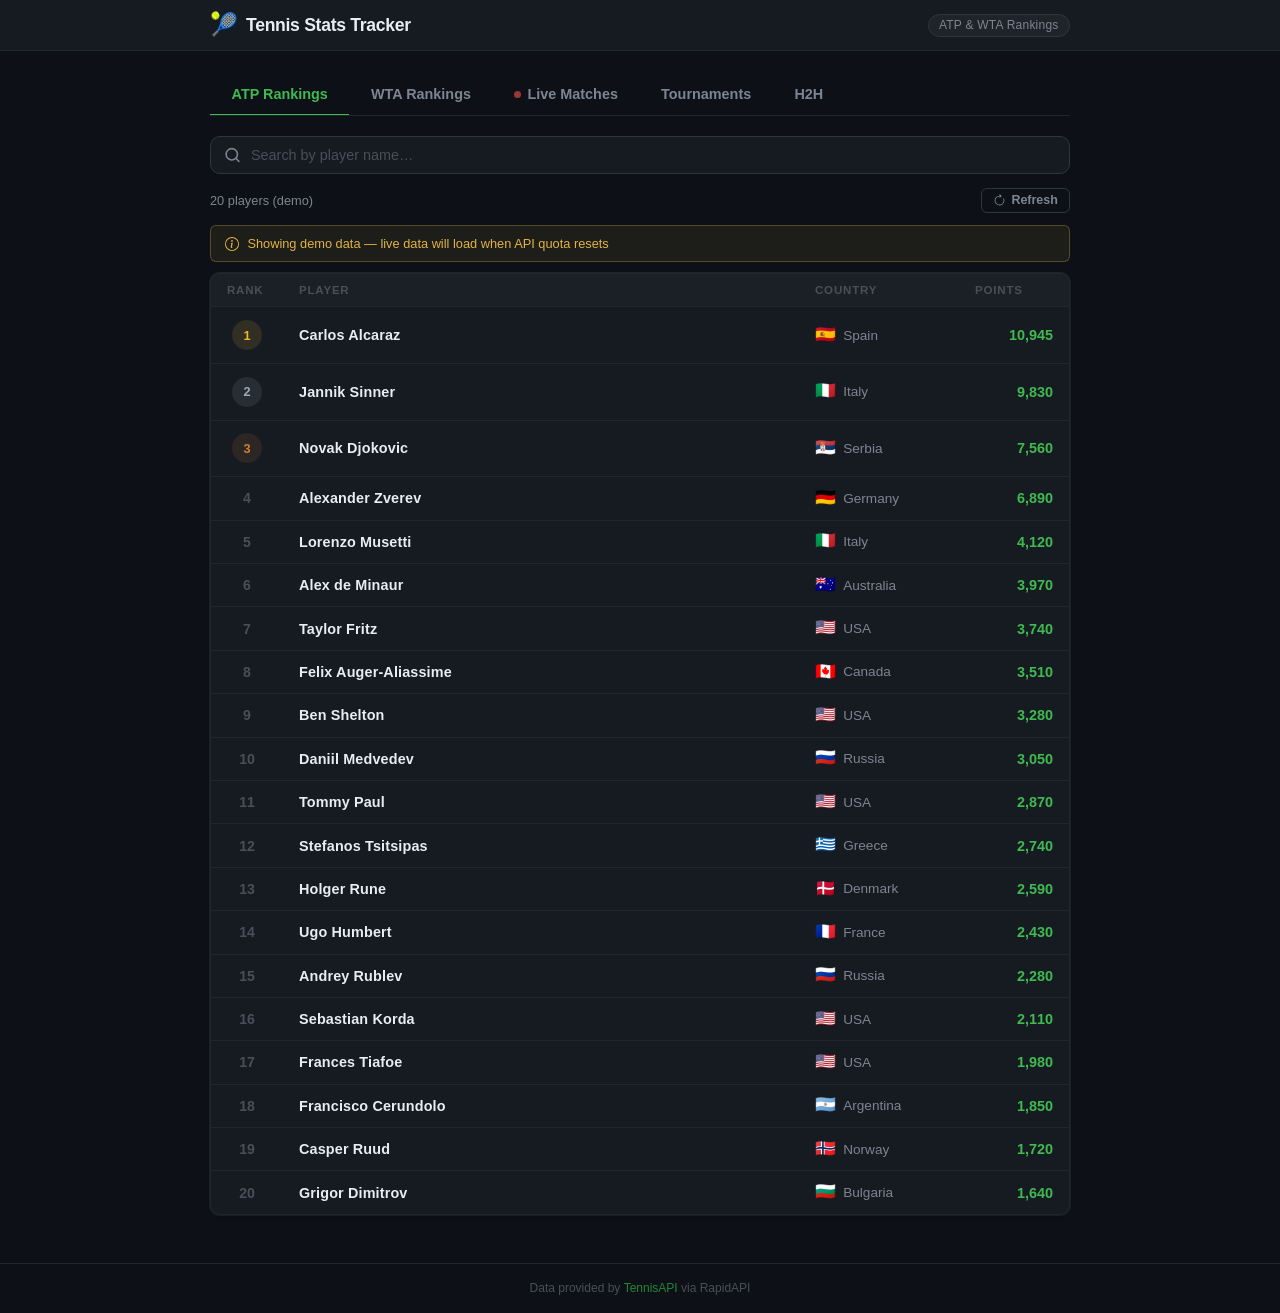
<file: index.html>
<!DOCTYPE html>
<html lang="en">
<head>
  <meta charset="UTF-8" />
  <meta name="viewport" content="width=device-width, initial-scale=1.0" />
  <title>Tennis Stats Tracker</title>
  <link rel="stylesheet" href="style.css" />
</head>
<body>

  <header class="header">
    <div class="header-inner">
      <div class="logo">
        <span class="logo-icon">🎾</span>
        <span class="logo-text">Tennis Stats Tracker</span>
      </div>
      <span class="header-sub">ATP &amp; WTA Rankings</span>
    </div>
  </header>

  <main class="main">

    <!-- Tabs -->
    <div class="tabs-bar">
      <button class="tab-btn" data-tour="atp">ATP Rankings</button>
      <button class="tab-btn" data-tour="wta">WTA Rankings</button>
      <button class="tab-btn" data-tour="live">
        <span class="tab-live-pip" aria-hidden="true"></span>Live Matches
      </button>
      <button class="tab-btn" data-tour="tournaments">Tournaments</button>
      <button class="tab-btn" data-tour="h2h">H2H</button>
    </div>

    <!-- Search (rankings only) -->
    <div class="search-wrap" id="searchWrap" style="display:none">
      <span class="search-icon">
        <svg viewBox="0 0 24 24" width="17" height="17" fill="none" stroke="currentColor" stroke-width="2.2" stroke-linecap="round" stroke-linejoin="round">
          <circle cx="11" cy="11" r="8"/><line x1="21" y1="21" x2="16.65" y2="16.65"/>
        </svg>
      </span>
      <input
        type="text"
        id="searchInput"
        class="search-input"
        placeholder="Search by player name…"
        autocomplete="off"
        spellcheck="false"
      />
      <button class="search-clear" id="searchClear" title="Clear" aria-label="Clear search">&#x2715;</button>
    </div>

    <!-- Toolbar: status left, last-updated + refresh right -->
    <div class="toolbar" id="toolbar" style="display:none">
      <span class="status-text" id="statusBar"></span>
      <div class="toolbar-right">
        <span class="last-updated" id="lastUpdated"></span>
        <button class="btn-refresh" id="refreshBtn" title="Refresh data">
          <svg class="refresh-icon" viewBox="0 0 16 16" width="13" height="13" fill="currentColor">
            <path d="M8 3a5 5 0 1 0 4.546 2.914.5.5 0 0 1 .908-.417A6 6 0 1 1 8 2v1z"/>
            <path d="M8 4.466V.534a.25.25 0 0 1 .41-.192l2.36 1.966c.12.1.12.284 0 .384L8.41 4.658A.25.25 0 0 1 8 4.466z"/>
          </svg>
          Refresh
        </button>
      </div>
    </div>

    <!-- Demo data banner -->
    <div class="demo-banner" id="demoBanner" style="display:none">
      <svg viewBox="0 0 16 16" width="14" height="14" fill="currentColor" aria-hidden="true" style="flex-shrink:0"><path d="M8 15A7 7 0 1 1 8 1a7 7 0 0 1 0 14zm0 1A8 8 0 1 0 8 0a8 8 0 0 0 0 16z"/><path d="m8.93 6.588-2.29.287-.082.38.45.083c.294.07.352.176.288.469l-.738 3.468c-.194.897.105 1.319.808 1.319.545 0 1.178-.252 1.465-.598l.088-.416c-.2.176-.492.246-.686.246-.275 0-.375-.193-.304-.533L8.93 6.588zM9 4.5a1 1 0 1 1-2 0 1 1 0 0 1 2 0z"/></svg>
      Showing demo data — live data will load when API quota resets
    </div>

    <!-- Rankings table container -->
    <div class="table-wrap" id="tableWrap">

      <!-- Loading -->
      <div class="loading" id="loadingState">
        <div class="spinner"></div>
        <span>Loading…</span>
      </div>

      <!-- Error -->
      <div class="error-state" id="errorState" style="display:none">
        <span class="error-icon" id="errorIcon">⚠️</span>
        <p id="errorMsg">Failed to load data.</p>
        <button class="btn-retry" id="retryBtn">Try Again</button>
      </div>

      <!-- Rankings table -->
      <table class="rankings-table" id="rankingsTable" style="display:none">
        <thead>
          <tr>
            <th class="col-rank">Rank</th>
            <th class="col-player">Player</th>
            <th class="col-country">Country</th>
            <th class="col-points">Points</th>
          </tr>
        </thead>
        <tbody id="rankingsBody"></tbody>
      </table>

      <!-- Empty search -->
      <div class="empty-search" id="emptySearch" style="display:none">
        <span>🔍</span>
        <p>No players match "<span id="emptyQuery"></span>"</p>
      </div>

    </div>

    <!-- Live Matches panel (outside table-wrap) -->
    <div id="livePanel" style="display:none"></div>

    <!-- Tournaments panel (outside table-wrap) -->
    <div id="tournamentsPanel" style="display:none"></div>

    <!-- H2H panel -->
    <div id="h2hPanel" style="display:none"></div>

    <!-- Player Profile panel -->
    <div id="playerPanel" style="display:none"></div>

  </main>

  <footer class="footer">
    Data provided by <span class="footer-accent">TennisAPI</span> via RapidAPI
  </footer>

  <script src="app.js"></script>
</body>
</html>
</file>
<file: style.css>
/* ===== VARIABLES ===== */
:root {
  --bg:         #0d1117;
  --bg-card:    #161b22;
  --bg-hover:   #1c2330;
  --border:     #21262d;
  --border-hl:  #30363d;

  --green:      #3fb950;
  --green-dim:  #238636;
  --green-glow: rgba(63, 185, 80, 0.15);

  --text:       #e6edf3;
  --text-muted: #7d8590;
  --text-dim:   #484f58;

  --rank-gold:   #f0b429;
  --rank-silver: #a0a8b4;
  --rank-bronze: #cd7f32;

  --red:    #f85149;
  --blue:   #58a6ff;
  --orange: #e3b341;

  --radius:    10px;
  --radius-sm: 6px;
  --font: -apple-system, BlinkMacSystemFont, 'Segoe UI', 'Roboto', sans-serif;
  --transition: 0.15s ease;

  --shadow-card: 0 1px 3px rgba(0,0,0,0.4), 0 0 0 1px var(--border);

  color-scheme: dark;   /* native <select> uses dark chrome */
}

/* ===== RESET ===== */
*, *::before, *::after { box-sizing: border-box; margin: 0; padding: 0; }
html { font-size: 16px; scroll-behavior: smooth; }
body {
  font-family: var(--font);
  background: var(--bg);
  color: var(--text);
  min-height: 100vh;
  display: flex;
  flex-direction: column;
  -webkit-font-smoothing: antialiased;
}
button { cursor: pointer; border: none; background: none; font-family: inherit; }
input  { font-family: inherit; font-size: 1rem; }

/* ===== HEADER ===== */
.header {
  border-bottom: 1px solid var(--border);
  background: var(--bg-card);
  position: sticky;
  top: 0;
  z-index: 50;
}
.header-inner {
  max-width: 900px;
  margin: 0 auto;
  padding: 0.85rem 1.25rem;
  display: flex;
  align-items: center;
  justify-content: space-between;
  gap: 1rem;
}
.logo {
  display: flex;
  align-items: center;
  gap: 0.5rem;
}
.logo-icon { font-size: 1.4rem; line-height: 1; }
.logo-text {
  font-size: 1.1rem;
  font-weight: 700;
  letter-spacing: -0.3px;
  color: var(--text);
}
.header-sub {
  font-size: 0.75rem;
  color: var(--text-muted);
  background: rgba(255,255,255,0.04);
  border: 1px solid var(--border-hl);
  padding: 0.22rem 0.65rem;
  border-radius: 999px;
  white-space: nowrap;
  letter-spacing: 0.02em;
}

/* ===== MAIN ===== */
.main {
  flex: 1;
  max-width: 900px;
  width: 100%;
  margin: 0 auto;
  padding: 1.5rem 1.25rem 3rem;
}

/* ===== TABS ===== */
.tabs-bar {
  display: flex;
  gap: 0;
  border-bottom: 1px solid var(--border);
  margin-bottom: 1.25rem;
  overflow-x: auto;
  -webkit-overflow-scrolling: touch;
  scrollbar-width: none;          /* Firefox */
}
.tabs-bar::-webkit-scrollbar { display: none; }  /* Chrome / Safari */
.tab-btn {
  display: flex;
  align-items: center;
  gap: 0.4rem;
  padding: 0.7rem 1.35rem;
  font-size: 0.9rem;
  font-weight: 600;
  color: var(--text-muted);
  border-bottom: 2px solid transparent;
  margin-bottom: -1px;
  transition: color var(--transition), border-color var(--transition),
              background var(--transition);
  border-radius: var(--radius-sm) var(--radius-sm) 0 0;
  flex-shrink: 0;                 /* keep each tab at its natural width */
  white-space: nowrap;
}
.tab-btn:hover { color: var(--text); background: rgba(255,255,255,0.025); }
.tab-btn.active { color: var(--green); border-bottom-color: var(--green); }

/* Pulsing pip on Live tab */
.tab-live-pip {
  width: 7px;
  height: 7px;
  border-radius: 50%;
  background: var(--red);
  opacity: 0.6;
  flex-shrink: 0;
}
.tab-btn.active .tab-live-pip {
  opacity: 1;
  box-shadow: 0 0 5px var(--red);
  animation: pulse 1.5s ease-in-out infinite;
}
@keyframes pulse {
  0%, 100% { opacity: 1; }
  50%       { opacity: 0.3; }
}

/* ===== SEARCH ===== */
.search-wrap {
  position: relative;
  margin-bottom: 0.75rem;
}
.search-icon {
  position: absolute;
  left: 0.85rem;
  top: 50%;
  transform: translateY(-50%);
  color: var(--text-muted);
  display: flex;
  pointer-events: none;
}
.search-input {
  width: 100%;
  padding: 0.65rem 2.6rem 0.65rem 2.5rem;
  background: var(--bg-card);
  border: 1px solid var(--border-hl);
  border-radius: var(--radius);
  color: var(--text);
  font-size: 0.9rem;
  transition: border-color var(--transition), box-shadow var(--transition);
  outline: none;
}
.search-input::placeholder { color: var(--text-dim); }
.search-input:focus {
  border-color: var(--green-dim);
  box-shadow: 0 0 0 3px var(--green-glow);
}
.search-clear {
  position: absolute;
  right: 0.7rem;
  top: 50%;
  transform: translateY(-50%);
  color: var(--text-muted);
  font-size: 0.85rem;
  width: 22px; height: 22px;
  display: none;
  align-items: center;
  justify-content: center;
  border-radius: 50%;
  transition: background var(--transition), color var(--transition);
}
.search-clear:hover { background: var(--border-hl); color: var(--text); }
.search-clear.visible { display: flex; }

/* ===== TOOLBAR ===== */
.toolbar {
  display: flex;
  align-items: center;
  justify-content: space-between;
  gap: 1rem;
  margin-bottom: 0.65rem;
  min-height: 28px;
}
.status-text {
  font-size: 0.8rem;
  color: var(--text-muted);
}
.toolbar-right {
  display: flex;
  align-items: center;
  gap: 0.65rem;
  flex-shrink: 0;
}
.last-updated {
  font-size: 0.76rem;
  color: var(--text-dim);
  white-space: nowrap;
}
.btn-refresh {
  display: flex;
  align-items: center;
  gap: 0.35rem;
  padding: 0.3rem 0.7rem;
  font-size: 0.78rem;
  font-weight: 600;
  color: var(--text-muted);
  border: 1px solid var(--border-hl);
  border-radius: var(--radius-sm);
  background: transparent;
  transition: color var(--transition), border-color var(--transition),
              background var(--transition);
  white-space: nowrap;
}
.btn-refresh:hover {
  color: var(--text);
  border-color: var(--green-dim);
  background: rgba(63,185,80,0.07);
}
.btn-refresh:active { transform: scale(0.97); }
.refresh-icon { flex-shrink: 0; }
/* Spin animation triggered by JS */
.btn-refresh.spinning .refresh-icon {
  animation: spin 0.6s linear infinite;
}
@keyframes spin { to { transform: rotate(360deg); } }

/* ===== DEMO BANNER ===== */
.demo-banner {
  display: flex;
  align-items: center;
  gap: 0.5rem;
  padding: 0.55rem 0.9rem;
  margin-bottom: 0.65rem;
  background: rgba(227, 179, 65, 0.08);
  border: 1px solid rgba(227, 179, 65, 0.3);
  border-radius: var(--radius-sm);
  font-size: 0.8rem;
  color: var(--orange);
  line-height: 1.4;
}

/* ===== TABLE WRAPPER ===== */
.table-wrap {
  background: var(--bg-card);
  border: 1px solid var(--border);
  border-radius: var(--radius);
  overflow-x: auto;
  overflow-y: hidden;
  -webkit-overflow-scrolling: touch;
  box-shadow: var(--shadow-card);
}



/* ===== LOADING ===== */
.loading {
  display: flex;
  flex-direction: column;
  align-items: center;
  gap: 1rem;
  padding: 4.5rem 1rem;
  color: var(--text-muted);
  font-size: 0.92rem;
}
.spinner {
  width: 32px; height: 32px;
  border: 2.5px solid var(--border-hl);
  border-top-color: var(--green);
  border-radius: 50%;
  animation: spin 0.65s linear infinite;
}

/* ===== ERROR STATE ===== */
.error-state {
  display: flex;
  flex-direction: column;
  align-items: center;
  gap: 0.6rem;
  padding: 4rem 2rem;
  text-align: center;
}
.error-icon { font-size: 2rem; }
.error-state p {
  color: var(--text-muted);
  font-size: 0.9rem;
  max-width: 340px;
  line-height: 1.5;
}
.btn-retry {
  margin-top: 0.5rem;
  padding: 0.5rem 1.1rem;
  background: var(--bg-hover);
  color: var(--text);
  border: 1px solid var(--border-hl);
  border-radius: var(--radius-sm);
  font-size: 0.85rem;
  font-weight: 600;
  transition: background var(--transition), border-color var(--transition);
}
.btn-retry:hover { background: var(--border-hl); border-color: var(--green-dim); }

/* ===== EMPTY SEARCH ===== */
.empty-search {
  display: flex;
  flex-direction: column;
  align-items: center;
  gap: 0.65rem;
  padding: 3.5rem 1rem;
}
.empty-search span { font-size: 1.8rem; }
.empty-search p { font-size: 0.88rem; color: var(--text-muted); }

/* ===== RANKINGS TABLE ===== */
.rankings-table {
  width: 100%;
  border-collapse: collapse;
  font-size: 0.9rem;
}
.rankings-table thead {
  background: rgba(255,255,255,0.025);
  border-bottom: 1px solid var(--border);
}
.rankings-table th {
  padding: 0.65rem 1rem;
  text-align: left;
  font-size: 0.72rem;
  font-weight: 600;
  text-transform: uppercase;
  letter-spacing: 0.07em;
  color: var(--text-dim);
  white-space: nowrap;
}
.col-rank    { width: 72px; text-align: center; }
.col-player  { min-width: 160px; }
.col-country { width: 160px; }
.col-points  { width: 110px; text-align: right; }

.rankings-table tbody tr {
  border-bottom: 1px solid var(--border);
  transition: background var(--transition);
}
.rankings-table tbody tr:last-child { border-bottom: none; }
.rankings-table tbody tr:hover { background: var(--bg-hover); }
.rankings-table td { padding: 0.8rem 1rem; vertical-align: middle; }

/* Rank cell */
.cell-rank { text-align: center; }
.rank-badge {
  display: inline-flex;
  align-items: center;
  justify-content: center;
  width: 30px; height: 30px;
  border-radius: 50%;
  font-weight: 700;
  font-size: 0.8rem;
}
.rank-badge.gold   { background: rgba(240,180,41,0.12); color: var(--rank-gold); }
.rank-badge.silver { background: rgba(160,168,180,0.12); color: var(--rank-silver); }
.rank-badge.bronze { background: rgba(205,127,50,0.12); color: var(--rank-bronze); }
.rank-num { color: var(--text-dim); font-size: 0.88rem; font-weight: 600; }

/* Player cell */
.player-name { font-weight: 600; color: var(--text); letter-spacing: 0.01em; }

/* Country cell */
.cell-country { color: var(--text-muted); }
.country-wrap { display: flex; align-items: center; gap: 0.45rem; }
.country-flag { font-size: 1.05rem; line-height: 1; flex-shrink: 0; }
.country-name { font-size: 0.85rem; }

/* Points cell */
.cell-points {
  text-align: right;
  font-weight: 600;
  color: var(--green);
  font-variant-numeric: tabular-nums;
  font-size: 0.9rem;
}

/* Search highlight */
mark {
  background: rgba(63,185,80,0.2);
  color: var(--green);
  border-radius: 2px;
  padding: 0 1px;
}

/* ===== LIVE PANEL ===== */
#livePanel {
  padding: 0;
}

/* Live header row */
.live-header {
  display: flex;
  align-items: center;
  gap: 0.5rem;
  font-size: 0.8rem;
  font-weight: 600;
  color: var(--text-muted);
  text-transform: uppercase;
  letter-spacing: 0.07em;
  padding: 0.5rem 0 0.8rem;
  border-bottom: 1px solid var(--border);
  margin-bottom: 0.8rem;
}
.live-dot {
  width: 8px; height: 8px;
  border-radius: 50%;
  background: var(--red);
  box-shadow: 0 0 6px var(--red);
  animation: pulse 1.4s ease-in-out infinite;
}

/* Live states (empty / error / placeholder) */
.live-empty,
.live-placeholder,
.live-error-card {
  display: flex;
  flex-direction: column;
  align-items: center;
  text-align: center;
  padding: 3.5rem 2rem;
  background: var(--bg-card);
  border: 1px solid var(--border);
  border-radius: var(--radius);
  box-shadow: var(--shadow-card);
}
.live-empty-icon,
.live-placeholder-icon,
.live-error-icon { font-size: 2.2rem; margin-bottom: 0.65rem; }
.live-empty-title,
.live-placeholder-title,
.live-error-title {
  font-size: 1rem;
  font-weight: 600;
  color: var(--text);
  margin-bottom: 0.35rem;
}
.live-empty-sub,
.live-placeholder-sub,
.live-error-sub {
  font-size: 0.85rem;
  color: var(--text-muted);
  max-width: 320px;
  line-height: 1.55;
}
.live-error-card .live-error-title { color: var(--red); }

/* Live loading (inside livePanel, not table-wrap) */
.live-loading-inner {
  display: flex;
  flex-direction: column;
  align-items: center;
  gap: 1rem;
  padding: 4rem 1rem;
  color: var(--text-muted);
  font-size: 0.9rem;
  background: var(--bg-card);
  border: 1px solid var(--border);
  border-radius: var(--radius);
  box-shadow: var(--shadow-card);
}

/* Live match cards */
.live-cards {
  display: flex;
  flex-direction: column;
  gap: 0.65rem;
}
.live-match-card {
  background: var(--bg-card);
  border: 1px solid var(--border);
  border-radius: var(--radius);
  overflow: hidden;
  box-shadow: var(--shadow-card);
  animation: fadeIn 0.15s ease;
}
.lc-header {
  display: flex;
  align-items: center;
  gap: 0.6rem;
  padding: 0.5rem 0.85rem;
  border-bottom: 1px solid var(--border);
  background: rgba(255,255,255,0.02);
}
.lc-live-badge {
  display: inline-flex;
  align-items: center;
  gap: 0.28rem;
  font-size: 0.63rem;
  font-weight: 800;
  letter-spacing: 0.09em;
  color: var(--green);
  background: rgba(63,185,80,0.12);
  border: 1px solid rgba(63,185,80,0.28);
  padding: 0.17rem 0.52rem;
  border-radius: 999px;
  flex-shrink: 0;
}
.lc-pip {
  width: 5px;
  height: 5px;
  border-radius: 50%;
  background: var(--green);
  animation: pulse 1.4s ease-in-out infinite;
}
.lc-meta {
  font-size: 0.78rem;
  color: var(--text-muted);
  white-space: nowrap;
  overflow: hidden;
  text-overflow: ellipsis;
}
.lc-body {
  padding: 0.55rem 0.85rem;
  display: flex;
  flex-direction: column;
  gap: 0.42rem;
}
.lc-row {
  display: flex;
  align-items: center;
  gap: 0.45rem;
  min-width: 0;
}
.lc-flag {
  font-size: 1.05rem;
  line-height: 1;
  flex-shrink: 0;
}
.lc-name {
  flex: 1;
  font-size: 0.9rem;
  font-weight: 600;
  color: var(--text);
  white-space: nowrap;
  overflow: hidden;
  text-overflow: ellipsis;
}
.lc-scores {
  display: flex;
  gap: 0.25rem;
  flex-shrink: 0;
}
.lc-set {
  width: 22px;
  text-align: center;
  font-size: 0.88rem;
  font-weight: 600;
  font-variant-numeric: tabular-nums;
  color: var(--text-muted);
  padding: 0.08rem 0;
}
.lc-set--cur {
  color: var(--text);
  background: rgba(63,185,80,0.12);
  border-radius: 4px;
  font-weight: 700;
}

/* Timestamp line under empty state */
.live-ts {
  margin-top: 0.5rem;
  font-size: 0.75rem;
  color: var(--text-dim);
}

/* ===== FOOTER ===== */
.footer {
  text-align: center;
  padding: 1.1rem;
  font-size: 0.75rem;
  color: var(--text-dim);
  border-top: 1px solid var(--border);
}
.footer-accent { color: var(--green-dim); font-weight: 500; }

/* ===== SCROLLBAR ===== */
::-webkit-scrollbar { width: 6px; height: 6px; }
::-webkit-scrollbar-track { background: transparent; }
::-webkit-scrollbar-thumb { background: var(--border-hl); border-radius: 3px; }

/* ===== TOURNAMENTS ===== */
.tourn-filter-bar {
  display: flex;
  gap: 0.4rem;
  margin-bottom: 1.4rem;
}
.tourn-filter-btn {
  padding: 0.28rem 0.9rem;
  border-radius: 999px;
  font-size: 0.8rem;
  font-weight: 600;
  color: var(--text-muted);
  background: rgba(255,255,255,0.04);
  border: 1px solid var(--border);
  transition: color var(--transition), border-color var(--transition),
              background var(--transition);
}
.tourn-filter-btn:hover { color: var(--text); border-color: var(--border-hl); }
.tourn-filter-btn.active {
  color: var(--green);
  border-color: var(--green-dim);
  background: var(--green-glow);
}

.tourn-group { margin-bottom: 2rem; }
.tourn-group-title {
  font-size: 0.72rem;
  font-weight: 700;
  text-transform: uppercase;
  letter-spacing: 0.09em;
  color: var(--text-muted);
  margin-bottom: 0.75rem;
}

.tourn-grid {
  display: grid;
  grid-template-columns: repeat(auto-fill, minmax(270px, 1fr));
  gap: 0.65rem;
}

.tourn-card {
  background: var(--bg-card);
  border: 1px solid var(--border);
  border-radius: var(--radius);
  padding: 0.9rem 1rem;
  display: flex;
  flex-direction: column;
  gap: 0.45rem;
  cursor: pointer;
  transition: border-color var(--transition), background var(--transition),
              box-shadow var(--transition);
}
.tourn-card:hover {
  border-color: var(--border-hl);
  box-shadow: 0 2px 8px rgba(0,0,0,0.3);
}
.tourn-card--ongoing {
  border-color: rgba(63, 185, 80, 0.35);
  background: rgba(63, 185, 80, 0.03);
}

.tourn-card-top {
  display: flex;
  align-items: flex-start;
  justify-content: space-between;
  gap: 0.5rem;
}
.tourn-name {
  font-size: 0.92rem;
  font-weight: 600;
  color: var(--text);
  line-height: 1.3;
}
.tourn-live-badge {
  font-size: 0.68rem;
  font-weight: 700;
  color: var(--green);
  white-space: nowrap;
  flex-shrink: 0;
  margin-top: 0.1rem;
}
.tourn-location {
  font-size: 0.78rem;
  color: var(--text-muted);
}
.tourn-card-foot {
  display: flex;
  align-items: center;
  justify-content: space-between;
  gap: 0.5rem;
  margin-top: 0.15rem;
}
.tourn-badges {
  display: flex;
  gap: 0.35rem;
  flex-wrap: wrap;
}
.tourn-card-right {
  display: flex;
  flex-direction: column;
  align-items: flex-end;
  gap: 0.2rem;
  flex-shrink: 0;
}
.tourn-dates {
  font-size: 0.74rem;
  color: var(--text-dim);
  white-space: nowrap;
}
.tourn-draw-hint {
  font-size: 0.69rem;
  font-weight: 600;
  color: var(--green-dim);
  white-space: nowrap;
}

/* Surface + category badges */
.badge {
  display: inline-flex;
  align-items: center;
  padding: 0.15rem 0.55rem;
  border-radius: 999px;
  font-size: 0.7rem;
  font-weight: 600;
  border: 1px solid transparent;
}
/* Surface */
.badge-hard  { background: rgba(88,166,255,0.12); color: #58a6ff; border-color: rgba(88,166,255,0.25); }
.badge-clay  { background: rgba(217,100,40,0.12);  color: #e07a3a; border-color: rgba(217,100,40,0.25);  }
.badge-grass { background: rgba(63,185,80,0.12);   color: #3fb950; border-color: rgba(63,185,80,0.25);   }
/* Category */
.badge-cat--gs    { background: rgba(240,180,41,0.12);  color: #f0b429; border-color: rgba(240,180,41,0.25); }
.badge-cat--m1000 { background: rgba(163,113,247,0.12); color: #a371f7; border-color: rgba(163,113,247,0.25); }
.badge-cat--c500  { background: rgba(56,189,193,0.12);  color: #38bdc1; border-color: rgba(56,189,193,0.25); }
.badge-cat--c250  { background: rgba(125,133,144,0.12); color: #8b949e; border-color: rgba(125,133,144,0.25); }
.badge-cat--finals { background: rgba(240,180,41,0.08); color: #e3b341; border-color: rgba(240,180,41,0.2); }

/* ===== DRAW DETAIL VIEW ===== */
.draw-view { animation: fadeIn 0.15s ease; }
@keyframes fadeIn { from { opacity: 0; transform: translateY(4px); } to { opacity: 1; transform: none; } }

.draw-back-btn {
  display: inline-flex;
  align-items: center;
  gap: 0.3rem;
  font-size: 0.8rem;
  font-weight: 600;
  color: var(--text-muted);
  padding: 0.25rem 0;
  margin-bottom: 0.9rem;
  transition: color var(--transition);
}
.draw-back-btn:hover { color: var(--text); }

.draw-header {
  margin-bottom: 1.25rem;
  padding-bottom: 1rem;
  border-bottom: 1px solid var(--border);
}
.draw-title-row {
  display: flex;
  align-items: center;
  gap: 0.75rem;
  flex-wrap: wrap;
  margin-bottom: 0.5rem;
}
.draw-title {
  font-size: 1.35rem;
  font-weight: 700;
  letter-spacing: -0.3px;
  color: var(--text);
}
.draw-header-meta {
  display: flex;
  align-items: center;
  gap: 0.55rem;
  flex-wrap: wrap;
}
.draw-meta-item {
  font-size: 0.82rem;
  color: var(--text-muted);
}
.draw-meta-sep {
  color: var(--text-dim);
  font-size: 0.75rem;
}
.draw-badges { display: flex; gap: 0.35rem; }

.draw-filter-bar {
  display: flex;
  gap: 0.4rem;
  flex-wrap: wrap;
  margin-bottom: 1.4rem;
}
.draw-filter-btn {
  display: inline-flex;
  align-items: center;
  gap: 0.3rem;
  padding: 0.28rem 0.8rem;
  border-radius: 999px;
  font-size: 0.8rem;
  font-weight: 600;
  color: var(--text-muted);
  background: rgba(255,255,255,0.04);
  border: 1px solid var(--border);
  transition: color var(--transition), border-color var(--transition),
              background var(--transition);
}
.draw-filter-btn:hover { color: var(--text); border-color: var(--border-hl); }
.draw-filter-btn.active {
  color: var(--green);
  border-color: var(--green-dim);
  background: var(--green-glow);
}
.draw-filter-count {
  font-size: 0.68rem;
  font-weight: 700;
  padding: 0.05rem 0.42rem;
  border-radius: 999px;
  background: rgba(255,255,255,0.07);
}
.draw-filter-btn.active .draw-filter-count {
  background: rgba(63,185,80,0.18);
}

.draw-rounds { display: flex; flex-direction: column; gap: 1.75rem; }
.draw-round-title {
  font-size: 0.72rem;
  font-weight: 700;
  text-transform: uppercase;
  letter-spacing: 0.09em;
  color: var(--text-muted);
  margin-bottom: 0.65rem;
}
.draw-round-matches {
  display: grid;
  grid-template-columns: repeat(auto-fill, minmax(310px, 1fr));
  gap: 0.6rem;
}

.draw-empty-state {
  padding: 2.5rem 1rem;
  text-align: center;
  color: var(--text-muted);
  font-size: 0.9rem;
  line-height: 1.6;
}
.draw-empty-sub { font-size: 0.8rem; color: var(--text-dim); }

/* ===== LOAD RESULTS BUTTON ===== */
.draw-load-results {
  display: flex;
  align-items: center;
  gap: 0.5rem;
  margin-top: 0.75rem;
}
.load-results-btn {
  padding: 0.35rem 0.85rem;
  border-radius: var(--radius);
  border: 1px solid var(--accent);
  background: transparent;
  color: var(--accent);
  font-size: 0.82rem;
  font-weight: 600;
  cursor: pointer;
  transition: background var(--transition), color var(--transition);
}
.load-results-btn:hover:not(:disabled) {
  background: var(--accent);
  color: #fff;
}
.load-results-btn:disabled { opacity: 0.7; cursor: default; }
.load-results-btn--loaded {
  border-color: #22c55e;
  color: #22c55e;
}
.load-results-error {
  font-size: 0.78rem;
  color: #ef4444;
}
.draw-auto-loading {
  display: inline-flex;
  align-items: center;
  gap: 0.4rem;
  font-size: 0.82rem;
  color: var(--text-muted);
  margin-top: 0.75rem;
}
.spinner-sm {
  display: inline-block;
  width: 12px;
  height: 12px;
  border: 1.5px solid var(--border-hl);
  border-top-color: var(--accent);
  border-radius: 50%;
  animation: spin 0.65s linear infinite;
  flex-shrink: 0;
}

/* ===== MATCH CARDS ===== */
.match-card {
  background: var(--bg-card);
  border: 1px solid var(--border);
  border-radius: var(--radius);
  overflow: hidden;
  transition: border-color var(--transition);
}
.match-card:hover { border-color: var(--border-hl); }
.match-card--live {
  border-color: rgba(63,185,80,0.35);
  background: rgba(63,185,80,0.02);
}

.match-card-hdr {
  display: flex;
  align-items: center;
  justify-content: space-between;
  padding: 0.38rem 0.85rem;
  border-bottom: 1px solid var(--border);
  background: rgba(255,255,255,0.02);
  min-height: 28px;
}
.match-card-hdr--muted { background: transparent; }
.match-live-badge {
  font-size: 0.69rem;
  font-weight: 700;
  color: var(--green);
  letter-spacing: 0.04em;
}
.match-scheduled {
  font-size: 0.72rem;
  color: var(--text-muted);
}
.match-court {
  font-size: 0.69rem;
  color: var(--text-dim);
  white-space: nowrap;
}

.match-players {
  padding: 0.6rem 0.85rem;
  display: flex;
  flex-direction: column;
  gap: 0.48rem;
}
.match-row {
  display: flex;
  align-items: center;
  gap: 0.5rem;
  min-width: 0;
}
.match-player-info {
  flex: 1;
  display: flex;
  align-items: center;
  gap: 0.32rem;
  min-width: 0;
}
.match-flag {
  font-size: 1rem;
  line-height: 1;
  flex-shrink: 0;
  width: 1.15rem;
  text-align: center;
}
.match-player-name {
  font-size: 0.87rem;
  color: var(--text);
  white-space: nowrap;
  overflow: hidden;
  text-overflow: ellipsis;
  font-weight: 400;
}
.match-player-name--winner { font-weight: 700; }
.match-tbd { color: var(--text-dim); font-style: italic; }
.match-seed {
  font-size: 0.7rem;
  color: var(--text-dim);
  flex-shrink: 0;
}
.match-scores {
  display: flex;
  gap: 0.15rem;
  flex-shrink: 0;
}
.match-set {
  width: 19px;
  height: 19px;
  display: flex;
  align-items: center;
  justify-content: center;
  font-size: 0.8rem;
  border-radius: 3px;
}
.match-set--won  { color: var(--text); font-weight: 700; }
.match-set--lost { color: var(--text-dim); }
.match-set--live {
  color: var(--green);
  font-weight: 700;
  background: rgba(63,185,80,0.1);
}
.match-tick {
  width: 16px;
  text-align: center;
  flex-shrink: 0;
  font-size: 0.78rem;
  color: var(--green);
  font-weight: 700;
}

/* ===== BRACKET VIEW ===== */
.draw-filter-btn--draw {
  display: inline-flex;
  align-items: center;
  gap: 0.35rem;
}

.bracket-scroll-outer {
  overflow-x: auto;
  overflow-y: visible;
  -webkit-overflow-scrolling: touch;
  padding: 0.25rem 0 1.5rem;
}

.bracket-stage {
  position: relative;
  user-select: none;
}

.bracket-svg {
  position: absolute;
  top: 0;
  left: 0;
  pointer-events: none;
  overflow: visible;
}

.bk-round-label {
  font-size: 0.65rem;
  font-weight: 700;
  text-transform: uppercase;
  letter-spacing: 0.09em;
  color: var(--text-dim);
  text-align: center;
  display: flex;
  align-items: center;
  justify-content: center;
  white-space: nowrap;
  height: 28px;
}

.bk-card {
  background: var(--bg-card);
  border: 1px solid var(--border);
  border-radius: var(--radius-sm);
  overflow: hidden;
  position: relative;
  transition: border-color var(--transition);
}
.bk-card:hover  { border-color: var(--border-hl); }
.bk-card--live  { border-color: rgba(63, 185, 80, 0.4); }
.bk-card--live::after {
  content: '';
  position: absolute;
  left: 0; top: 0; bottom: 0;
  width: 3px;
  background: var(--green);
}

.bk-players { width: 100%; }

.bk-player {
  display: flex;
  align-items: center;
  justify-content: space-between;
  padding: 0 7px 0 8px;
  height: 24px;
  gap: 4px;
  min-width: 0;
}
.bk-card--live .bk-player { padding-left: 12px; }

.bk-player--winner .bk-name { font-weight: 700; color: var(--text); }
.bk-player--loser             { opacity: 0.33; }

.bk-player-info {
  display: flex;
  align-items: center;
  gap: 3px;
  flex: 1;
  min-width: 0;
}
.bk-flag {
  font-size: 0.8rem;
  line-height: 1;
  flex-shrink: 0;
  width: 16px;
  text-align: center;
}
.bk-name {
  font-size: 0.75rem;
  color: var(--text);
  font-weight: 400;
  white-space: nowrap;
  overflow: hidden;
  text-overflow: ellipsis;
  line-height: 1;
}
.bk-tbd  { color: var(--text-dim); font-style: italic; }
.bk-seed { font-size: 0.6rem; color: var(--text-dim); flex-shrink: 0; line-height: 1; }

.bk-sets { display: flex; gap: 1px; flex-shrink: 0; }
.bk-set  {
  font-size: 0.69rem;
  font-weight: 600;
  color: var(--text-muted);
  width: 13px;
  text-align: center;
  line-height: 1;
}
.bk-set--live { color: var(--green); }

.bk-divider { height: 1px; background: var(--border); }

.bk-winner-slot {
  display: flex;
  flex-direction: column;
  align-items: flex-start;
  gap: 5px;
  padding-left: 6px;
}
.bk-winner-trophy { font-size: 1.05rem; line-height: 1; }
.bk-winner-name   { font-size: 0.79rem; font-weight: 700; color: var(--rank-gold); white-space: nowrap; }
.bk-winner-tbd    { font-size: 0.72rem; color: var(--text-dim); font-style: italic; white-space: nowrap; }

/* ===== CLICKABLE PLAYER NAMES ===== */
.player-link {
  cursor: pointer;
}
.player-link:hover {
  text-decoration: underline;
  text-underline-offset: 2px;
}

/* ===== PLAYER PROFILE PANEL ===== */
.profile-view {
  animation: fadeIn 0.15s ease;
}
.profile-header {
  display: flex;
  align-items: flex-start;
  gap: 1rem;
  padding-bottom: 1.25rem;
  margin-bottom: 1.5rem;
  border-bottom: 1px solid var(--border);
}
.profile-flag-big {
  font-size: 3rem;
  line-height: 1;
  flex-shrink: 0;
}
.profile-name {
  font-size: 1.45rem;
  font-weight: 700;
  letter-spacing: -0.3px;
  margin-bottom: 0.4rem;
}
.profile-meta {
  display: flex;
  align-items: center;
  flex-wrap: wrap;
  gap: 0.35rem;
  font-size: 0.85rem;
  color: var(--text-muted);
  margin-bottom: 0.2rem;
}
.profile-rank { color: var(--green); font-weight: 600; }
.profile-sep  { color: var(--text-dim); }

.profile-loading {
  display: flex;
  align-items: center;
  justify-content: center;
  gap: 0.75rem;
  padding: 3rem 1rem;
  color: var(--text-muted);
  font-size: 0.9rem;
}

.profile-api-badge {
  display: inline-block;
  font-size: 0.6rem;
  font-weight: 700;
  letter-spacing: 0.07em;
  text-transform: uppercase;
  color: var(--green);
  background: rgba(63,185,80,0.12);
  border: 1px solid rgba(63,185,80,0.28);
  padding: 0.1rem 0.45rem;
  border-radius: 999px;
  margin-left: 0.45rem;
  vertical-align: middle;
}

.profile-sections {
  display: flex;
  flex-direction: column;
  gap: 0;
}
.profile-section {
  padding-bottom: 1.5rem;
  margin-bottom: 1.5rem;
  border-bottom: 1px solid var(--border);
}
.profile-section--last {
  border-bottom: none;
  margin-bottom: 0;
}
.profile-section-title {
  font-size: 0.72rem;
  font-weight: 700;
  text-transform: uppercase;
  letter-spacing: 0.09em;
  color: var(--text-muted);
  margin-bottom: 0.85rem;
}

/* Stat grid */
.profile-stat-grid {
  display: grid;
  grid-template-columns: repeat(auto-fill, minmax(120px, 1fr));
  gap: 0.65rem;
}
.profile-stat-card {
  background: var(--bg-card);
  border: 1px solid var(--border);
  border-radius: var(--radius);
  padding: 0.7rem 0.9rem;
  display: flex;
  flex-direction: column;
  gap: 0.25rem;
}
.stat-value {
  font-size: 1.1rem;
  font-weight: 700;
  color: var(--text);
  font-variant-numeric: tabular-nums;
}
.stat-label {
  font-size: 0.73rem;
  color: var(--text-muted);
}

/* Surface bars */
.surface-bars {
  display: flex;
  flex-direction: column;
  gap: 0.75rem;
}
.surface-row {
  display: flex;
  align-items: center;
  gap: 0.75rem;
}
.surface-label {
  font-size: 0.82rem;
  color: var(--text-muted);
  width: 40px;
  flex-shrink: 0;
}
.surface-bar-track {
  flex: 1;
  height: 8px;
  background: var(--border-hl);
  border-radius: 999px;
  overflow: hidden;
}
.surface-bar-fill {
  height: 100%;
  border-radius: 999px;
  transition: width 0.4s ease;
}
.surface-bar-fill--hard  { background: #58a6ff; }
.surface-bar-fill--clay  { background: #e07a3a; }
.surface-bar-fill--grass { background: #3fb950; }
.surface-pct {
  font-size: 0.78rem;
  font-weight: 600;
  color: var(--text-muted);
  width: 34px;
  text-align: right;
  flex-shrink: 0;
  font-variant-numeric: tabular-nums;
}

/* Recent results */
.recent-results {
  display: flex;
  flex-direction: column;
}
.recent-row {
  display: flex;
  align-items: center;
  justify-content: space-between;
  gap: 0.75rem;
  padding: 0.55rem 0;
  border-bottom: 1px solid var(--border);
}
.recent-row:last-child { border-bottom: none; }
.recent-main {
  display: flex;
  flex-direction: column;
  gap: 0.1rem;
  min-width: 0;
}
.recent-opp {
  font-size: 0.88rem;
  font-weight: 600;
  color: var(--text);
  white-space: nowrap;
  overflow: hidden;
  text-overflow: ellipsis;
}
.recent-tourn {
  font-size: 0.74rem;
  color: var(--text-muted);
}
.recent-right {
  display: flex;
  align-items: center;
  gap: 0.5rem;
  flex-shrink: 0;
}
.recent-score {
  font-size: 0.76rem;
  color: var(--text-muted);
  font-variant-numeric: tabular-nums;
  white-space: nowrap;
}
.result-badge {
  display: inline-flex;
  align-items: center;
  justify-content: center;
  min-width: 26px;
  padding: 0.1rem 0.45rem;
  border-radius: 999px;
  font-size: 0.7rem;
  font-weight: 700;
  line-height: 1.4;
}
.result-badge--w    { background: rgba(63,185,80,0.15);  color: var(--green); }
.result-badge--l    { background: rgba(255,255,255,0.06); color: var(--text-muted); }
.result-badge--live {
  background: rgba(63,185,80,0.15);
  color: var(--green);
  animation: pulse 1.4s ease-in-out infinite;
}

/* ===== RESPONSIVE ===== */
@media (max-width: 600px) {
  .header-sub { display: none; }
  .logo-text { font-size: 1rem; }
  .main { padding: 1rem 0.75rem 2rem; }
  .tab-btn { padding: 0.65rem 0.9rem; font-size: 0.85rem; }
  /* Extend tab bar flush with viewport edges so overflow-x:auto has
     the full viewport width as its scroll container */
  .tabs-bar {
    margin-left: -0.75rem;
    margin-right: -0.75rem;
    padding-left: 0.75rem;
    padding-right: 0.75rem;
  }
  /* Hide both the header cell and all body cells for the country column */
  .col-country,
  .cell-country { display: none; }
  .rankings-table th,
  .rankings-table td { padding: 0.7rem 0.75rem; }
  .col-rank { width: 56px; }
  .rank-badge { width: 27px; height: 27px; font-size: 0.75rem; }
  .toolbar { flex-wrap: wrap; gap: 0.4rem; }
  .tourn-grid { grid-template-columns: 1fr; }
  .draw-round-matches { grid-template-columns: 1fr; }
  .draw-title { font-size: 1.15rem; }
  .draw-filter-bar { gap: 0.3rem; }
  .draw-filter-btn { padding: 0.25rem 0.65rem; font-size: 0.76rem; }
}

@media (max-width: 400px) {
  /* Tighten table further on very small phones so Player + Points fit */
  .col-rank { width: 44px; }
  .col-points { width: 84px; }
  .rankings-table th,
  .rankings-table td { padding: 0.65rem 0.55rem; }
  .rank-badge { width: 24px; height: 24px; font-size: 0.72rem; }
  .rank-num { font-size: 0.82rem; }
}

@media (max-width: 380px) {
  .tab-btn { padding: 0.6rem 0.65rem; font-size: 0.8rem; }
  .toolbar-right { gap: 0.4rem; }
}

/* ===== H2H PANEL ===== */
.h2h-view { animation: fadeIn 0.15s ease; }

/* Select bar */
.h2h-select-bar {
  display: flex;
  align-items: center;
  gap: 0.75rem;
  margin-bottom: 1.5rem;
}
.h2h-select {
  flex: 1;
  min-width: 0;
  padding: 0.6rem 0.75rem;
  background: var(--bg-card);
  border: 1px solid var(--border-hl);
  border-radius: var(--radius);
  color: var(--text);
  font-size: 0.88rem;
  font-family: inherit;
  cursor: pointer;
  outline: none;
  transition: border-color var(--transition), box-shadow var(--transition);
}
.h2h-select:focus {
  border-color: var(--green-dim);
  box-shadow: 0 0 0 3px var(--green-glow);
}
.h2h-vs-pill {
  flex-shrink: 0;
  padding: 0.28rem 0.65rem;
  background: var(--bg-hover);
  border: 1px solid var(--border-hl);
  border-radius: 999px;
  font-size: 0.72rem;
  font-weight: 800;
  color: var(--text-muted);
  letter-spacing: 0.06em;
}
.h2h-empty {
  text-align: center;
  padding: 4rem 1rem;
  color: var(--text-muted);
  font-size: 0.9rem;
  background: var(--bg-card);
  border: 1px solid var(--border);
  border-radius: var(--radius);
}

/* Split-screen header */
.h2h-comparison { animation: fadeIn 0.15s ease; }
.h2h-header {
  display: grid;
  grid-template-columns: 1fr auto 1fr;
  align-items: center;
  gap: 1rem;
  padding-bottom: 1.25rem;
  border-bottom: 1px solid var(--border);
  margin-bottom: 0;
}
.h2h-player-hdr {
  display: flex;
  flex-direction: column;
  gap: 0.25rem;
}
.h2h-player-hdr--right {
  text-align: right;
  align-items: flex-end;
}
.h2h-avatar { font-size: 2.4rem; line-height: 1; }
.h2h-player-name {
  font-size: 1rem;
  font-weight: 700;
  color: var(--text);
  cursor: pointer;
}
.h2h-player-name:hover { text-decoration: underline; text-underline-offset: 2px; }
.h2h-player-sub { font-size: 0.74rem; color: var(--text-muted); }
.h2h-vs-center {
  font-size: 1rem;
  font-weight: 800;
  color: var(--text-dim);
  letter-spacing: 0.08em;
  text-align: center;
  background: var(--bg-hover);
  border: 1px solid var(--border-hl);
  border-radius: 999px;
  padding: 0.3rem 0.6rem;
}

/* Sections */
.h2h-section {
  padding: 1.25rem 0;
  border-bottom: 1px solid var(--border);
}
.h2h-section--last { border-bottom: none; }
.h2h-section-title {
  font-size: 0.72rem;
  font-weight: 700;
  text-transform: uppercase;
  letter-spacing: 0.09em;
  color: var(--text-muted);
  margin-bottom: 0.85rem;
}

/* Stats comparison rows */
.h2h-stats { display: flex; flex-direction: column; }
.h2h-stat-row {
  display: grid;
  grid-template-columns: 1fr auto 1fr;
  align-items: center;
  padding: 0.5rem 0;
  border-bottom: 1px solid var(--border);
  gap: 0.5rem;
}
.h2h-stat-row:last-child { border-bottom: none; }
.h2h-val {
  font-size: 0.92rem;
  font-weight: 600;
  color: var(--text);
  min-width: 0;
  word-break: break-word;
}
.h2h-val:first-child { text-align: right; }
.h2h-val:last-child  { text-align: left; }
.h2h-val--leader { color: var(--green); }
.h2h-stat-label {
  font-size: 0.73rem;
  color: var(--text-muted);
  text-align: center;
  white-space: nowrap;
  min-width: 72px;
}

/* Surface mirrored bars */
.h2h-surf-rows { display: flex; flex-direction: column; gap: 0.75rem; }
.h2h-surf-row {
  display: grid;
  grid-template-columns: 1fr 48px 1fr;
  align-items: center;
  gap: 0.5rem;
}
.h2h-surf-side {
  display: flex;
  align-items: center;
  gap: 0.5rem;
}
/* Left side: bar grows from center (right-aligned fill) */
.h2h-surf-side--left { flex-direction: row-reverse; }
.h2h-surf-track {
  flex: 1;
  height: 7px;
  background: var(--border-hl);
  border-radius: 999px;
  overflow: hidden;
  display: flex;
}
.h2h-surf-side--left .h2h-surf-track { justify-content: flex-end; }
.h2h-surf-fill {
  height: 100%;
  border-radius: 999px;
  transition: width 0.4s ease;
}
.h2h-surf-fill--hard  { background: #58a6ff; }
.h2h-surf-fill--clay  { background: #e07a3a; }
.h2h-surf-fill--grass { background: #3fb950; }
.h2h-surf-pct {
  font-size: 0.76rem;
  font-weight: 600;
  color: var(--text-muted);
  flex-shrink: 0;
  width: 34px;
  text-align: center;
  font-variant-numeric: tabular-nums;
}
.h2h-surf-label {
  font-size: 0.74rem;
  color: var(--text-muted);
  text-align: center;
}

/* H2H record */
.h2h-record-box {
  display: flex;
  flex-direction: column;
  align-items: center;
  gap: 0.4rem;
  padding: 0.5rem 0 0.25rem;
}
.h2h-record-nums {
  display: flex;
  align-items: center;
  gap: 0.75rem;
}
.h2h-rec-n {
  font-size: 2.4rem;
  font-weight: 800;
  color: var(--text-dim);
  font-variant-numeric: tabular-nums;
  line-height: 1;
}
.h2h-rec-n.h2h-val--leader { color: var(--green); }
.h2h-rec-sep {
  font-size: 1.5rem;
  font-weight: 300;
  color: var(--text-dim);
}
.h2h-record-sub {
  font-size: 0.82rem;
  color: var(--text-muted);
  text-align: center;
}

/* Recent meetings */
.h2h-meetings { display: flex; flex-direction: column; }
.h2h-meeting {
  display: flex;
  align-items: center;
  justify-content: space-between;
  gap: 0.75rem;
  padding: 0.55rem 0;
  border-bottom: 1px solid var(--border);
}
.h2h-meeting:last-child { border-bottom: none; }
.h2h-meeting-left {
  display: flex;
  flex-direction: column;
  gap: 0.1rem;
  min-width: 0;
}
.h2h-meeting-tourn {
  font-size: 0.85rem;
  font-weight: 600;
  color: var(--text);
}
.h2h-meeting-score {
  font-size: 0.75rem;
  color: var(--text-muted);
  font-variant-numeric: tabular-nums;
}
.h2h-meeting-winner {
  font-size: 0.75rem;
  font-weight: 600;
  flex-shrink: 0;
  padding: 0.15rem 0.55rem;
  border-radius: 999px;
  background: rgba(63,185,80,0.08);
  color: var(--text);
  cursor: pointer;
  white-space: nowrap;
}
.h2h-meeting-winner:hover { text-decoration: underline; text-underline-offset: 2px; }
.h2h-meeting-winner--p1 { background: rgba(63,185,80,0.12); color: var(--green); }
.h2h-no-data {
  font-size: 0.85rem;
  color: var(--text-muted);
  text-align: center;
  padding: 1rem 0;
}

/* H2H responsive */
@media (max-width: 600px) {
  .h2h-select-bar { flex-direction: column; }
  .h2h-select { width: 100%; }
  .h2h-vs-pill { align-self: center; }
  .h2h-player-name { font-size: 0.88rem; }
  .h2h-avatar { font-size: 1.8rem; }
  .h2h-stat-row { gap: 0.35rem; }
  .h2h-stat-label { min-width: 60px; font-size: 0.66rem; }
  .h2h-val { font-size: 0.82rem; }
  .h2h-rec-n { font-size: 1.8rem; }
}
</file>
